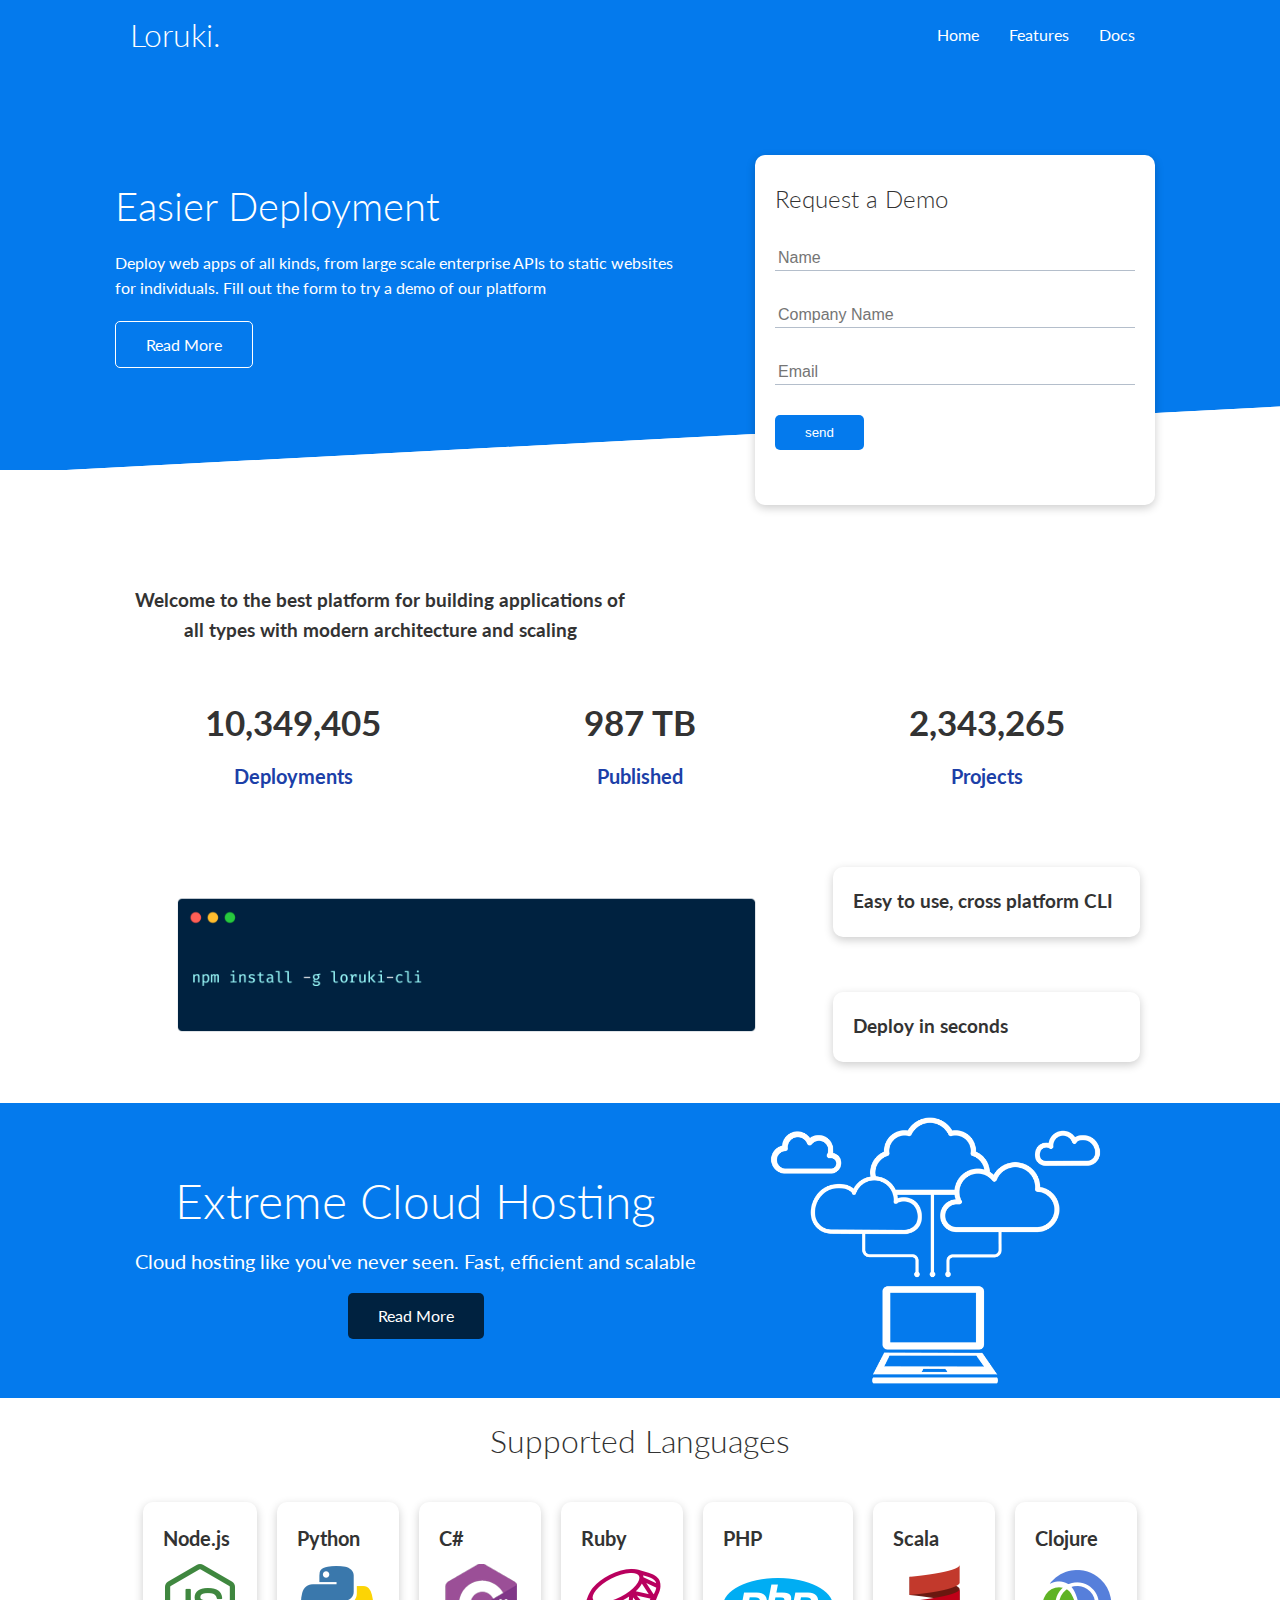
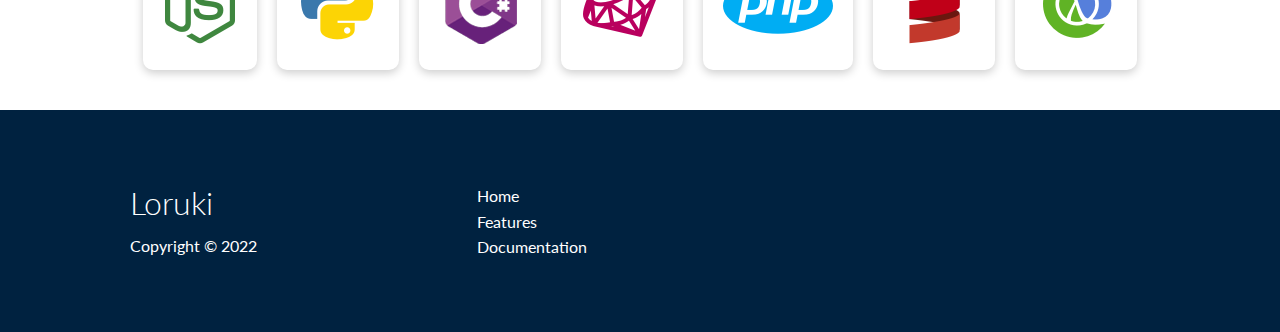
<file: index.html>
<!DOCTYPE html>
<html lang="en">
<head>
    <meta charset="UTF-8">
    <meta http-equiv="X-UA-Compatible" content="IE=edge">
    <meta name="viewport" content="width=device-width, initial-scale=1.0">
    <link rel="stylesheet" href="https://cdnjs.cloudflare.com/ajax/libs/font-awesome/6.2.1/css/all.min.css" integrity="sha512-MV7K8+y+gLIBoVD59lQIYicR65iaqukzvf/nwasF0nqhPay5w/9lJmVM2hMDcnK1OnMGCdVK+iQrJ7lzPJQd1w==" crossorigin="anonymous" referrerpolicy="no-referrer" />
    <link rel="stylesheet" href="Css/style.css">
    <link rel="stylesheet" href="Css/utilities.css">
    <link rel="icon" href="./images/favicon-32x32.png">
    <title>Loruki | Cloud Hosting for Everyone</title>
</head>
<body>
    <!-- Navbar -->
    <div class="navbar">
        <div class="container flex">
            <h1 class="logo">Loruki.</h1>
            <nav>
                <ul>
                    <li><a href="index.html">Home</a></li>
                    <li><a href="features.html">Features</a></li>
                    <li><a href="docs.html">Docs</a></li>
                </ul>
            </nav>
        </div>
    </div>

    <!-- Showcase -->

    <section class="showcase">
        <div class="container grid">
            <div class="showcase-text">
                <h1>Easier Deployment</h1>
                <p>Deploy web apps of all kinds, from large scale enterprise APIs 
                    to static websites for individuals. Fill out the form to try a demo 
                    of our platform
                </p>
                <a href="features.html" class="btn btn-outline">Read More</a>
            </div>

            <div class="showcase-form card">
                <h2>Request a Demo</h2>
                <form action="https://formspree.io/f/xqkokqkr" method="POST">
                    <div class="form-control">
                        <input type="text" name="name" placeholder="Name" required>
                    </div>

                    <div class="form-control">
                        <input type="text" name="company" placeholder="Company Name" required>
                    </div>

                    <div class="form-control">
                        <input type="email" name="email" placeholder="Email" required>
                    </div>
                    <input type="submit" value="send" class="btn btn-primary">
                </form>      
            </div>
        </div>
    </section>

    <!-- Stats -->

    <section class="stats">
        <div class="container">
            <h3 class="stats-heading text-center my-1">
              Welcome to the best platform for building applications of all
              types with modern architecture and scaling  
            </h3>

            <div class="grid grid-3 text-center my-4">
                <div>
                    <i class="fas fa-server fa-3x"></i>
                    <h3>10,349,405</h3>
                    <p class="text-secondary">Deployments</p>
                </div>

                <div>
                    <i class="fas fa-upload fa-3x"></i>
                    <h3>987 TB</h3>
                    <p class="text-secondary">Published</p>
                </div>

                <div>
                    <i class="fas fa-project-diagram fa-3x"></i>
                    <h3>2,343,265</h3>
                    <p class="text-secondary">Projects</p>
                </div>
            </div>
        </div>
    </section>

    <!-- Cli -->

    <section class="cli">
        <div class="container grid">
            <img src="images/cli.png" alt="">
            <div class="card">
                <h3>Easy to use, cross platform CLI</h3>
            </div>
            <div class="card">
                <h3>Deploy in seconds</h3>
            </div>
        </div>
    </section>

    <!-- Cloud -->

    <section class="cloud bg-primary my-2 py2">
        <div class="container grid">
            <div class="text-center">
                <h2 class="lg">Extreme Cloud Hosting</h2>
                <p class="lead my-1">Cloud hosting like you've never seen.
                    Fast, efficient and scalable
                </p>
                <a href="features.html" class="btn btn-dark">Read More</a>
            </div>
            <img src="images/cloud.png" alt="">
        </div>
    </section>

    <!-- Languages -->

    <section class="languages">
        <h2 class="md text-center my-2">
            Supported Languages
        </h2>
        <div class="container flex">
            <div class="card">
                <h4>Node.js</h4>
                <img src="images/logos/node.png" alt="">
            </div>
            <div class="card">
                <h4>Python</h4>
                <img src="images/logos/python.png" alt="">
            </div>
            <div class="card">
                <h4>C#</h4>
                <img src="images/logos/csharp.png" alt="">
            </div>
            <div class="card">
                <h4>Ruby</h4>
                <img src="images/logos/ruby.png" alt="">
            </div>
            <div class="card">
                <h4>PHP</h4>
                <img src="images/logos/php.png" alt="">
            </div>
            <div class="card">
                <h4>Scala</h4>
                <img src="images/logos/scala.png" alt="">
            </div>
            <div class="card">
                <h4>Clojure</h4>
                <img src="images/logos/clojure.png" alt="">
            </div>
        </div>
    </section>

   

    <!-- Footer -->

    <footer class="footer bg-dark py-5">
        <div class="container grid grid-3">
            <div>
                <h1>Loruki</h1>
                <p>Copyright &copy; 2022</p>
            </div>

            <nav>
                <ul>
                    <li><a href="index.html">Home</a></li>
                    <li><a href="features.html">Features</a></li>
                    <li><a href="docs.html">Documentation</a></li>
                </ul>
            </nav>
            
            <div class="social">
                <a href="https://twitter.com/AyomideAgbonifo"><i class="fab fa-twitter fa-2x"></i></a>
                <a href="https://web.facebook.com/profile.php?id=100087468270824"><i class="fab fa-facebook fa-2x"></i></a>
                <a href="https://github.com/daniel-agbonifo"><i class="fab fa-github fa-2x"></i></a>
                <a href="https://www.linkedin.com/in/daniel-agbonifo-a77332243/"><i class="fab fa-linkedin fa-2x"></i></a>
                <a href="https://www.youtube.com/channel/UCkbqeN0ZzqpF2Wc-vWKRFbA"><i class="fab fa-youtube fa-2x"></i></a>
            </div>
        </div>
    </footer>

    <script src="script.js"></script>

</body>
</html>
</file>
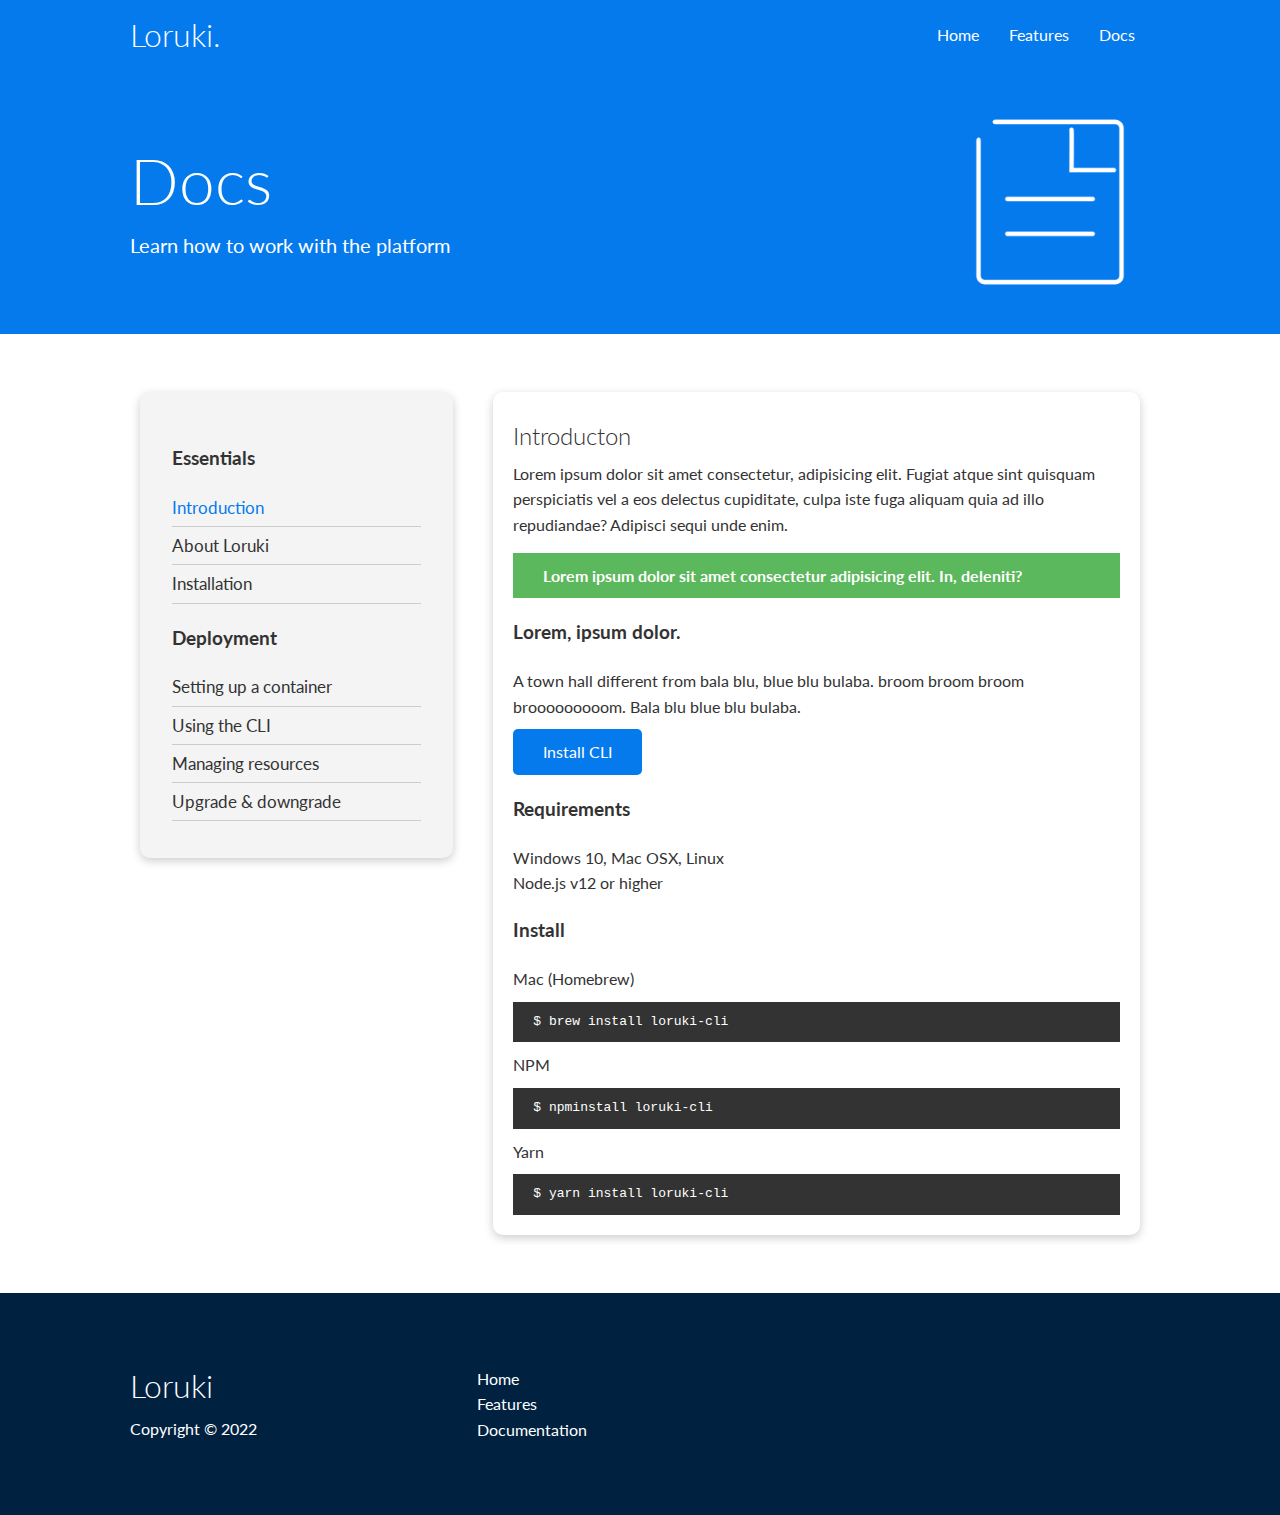
<file: docs.html>
<!DOCTYPE html>
<html lang="en">
<head>
    <meta charset="UTF-8">
    <meta http-equiv="X-UA-Compatible" content="IE=edge">
    <meta name="viewport" content="width=device-width, initial-scale=1.0">
    <link rel="stylesheet" href="https://cdnjs.cloudflare.com/ajax/libs/font-awesome/6.2.1/css/all.min.css" integrity="sha512-MV7K8+y+gLIBoVD59lQIYicR65iaqukzvf/nwasF0nqhPay5w/9lJmVM2hMDcnK1OnMGCdVK+iQrJ7lzPJQd1w==" crossorigin="anonymous" referrerpolicy="no-referrer" />
    <link rel="stylesheet" href="Css/style.css">
    <link rel="stylesheet" href="Css/utilities.css">
    <link rel="icon" href="./images/favicon-32x32.png">
    <title>Loruki | Cloud Hosting for Everyone</title>
</head>
<body>
    <!-- Navbar -->
    <div class="navbar">
        <div class="container flex">
            <h1 class="logo">Loruki.</h1>
            <nav>
                <ul>
                    <li><a href="index.html">Home</a></li>
                    <li><a href="features.html">Features</a></li>
                    <li><a href="docs.html">Docs</a></li>
                </ul>
            </nav>
        </div>
    </div>

    <!-- Head -->

    <section class="docs-head bg-primary py-3">
        <div class="container grid">
            <div>
                <h1 class="xl">Docs</h1>
                <p class="lead">
                  Learn how to work with the platform
                </p>
            </div>
            <img src="images/docs.png" alt="">
        </div>
    </section>

     <!-- Docs main -->

     <section class="docs-main my-4">
        <div class="container grid">
            <div class="card bg-light p-3">
                <h3 class="my-2">Essentials</h3>
                <nav>
                    <ul>
                       <li><a class="text-primary" href="#">Introduction</a></li> 
                       <li><a href="#">About Loruki</a></li> 
                       <li><a href="#">Installation</a></li> 
                    </ul>
                </nav>

                <h3 class="my-2">Deployment</h3>
                <nav>
                    <ul>
                       <li><a href="#">Setting up a container</a></li> 
                       <li><a href="#">Using the CLI</a></li> 
                       <li><a href="#">Managing resources</a></li> 
                       <li><a href="#">Upgrade & downgrade</a></li> 
                    </ul>
                </nav>
            </div>
            <div class="card">
                <h2>Introducton</h2>
                <p>Lorem ipsum dolor sit amet consectetur, adipisicing elit. Fugiat atque sint quisquam perspiciatis vel a eos delectus cupiditate, culpa iste 
                fuga aliquam quia ad illo repudiandae? Adipisci sequi unde enim.</p>

                <div class="alert alert-success">
                    <i class="fas fa-info"></i> Lorem ipsum dolor sit amet consectetur 
                    adipisicing elit. In, deleniti?
                </div>

                <h3>Lorem, ipsum dolor.</h3>
                <p>A town hall different from bala blu, blue blu bulaba.
                     broom broom broom brooooooooom. Bala blu blue blu bulaba.</p>
                     <a href="" class="btn btn-primary">Install CLI</a>

                     <h3>Requirements</h3>
                     <ul>
                        <li>Windows 10, Mac OSX, Linux</li>
                        <li>Node.js v12 or higher</li>
                     </ul>

                     <h3>Install</h3>
                     <p>Mac (Homebrew)</p>
                     <pre><code>$ brew install loruki-cli</code></pre>
                     <p>NPM</p>
                     <pre><code>$ npminstall loruki-cli</code></pre>
                     <p>Yarn</p>
                     <pre><code>$ yarn install loruki-cli</code></pre>
            </div>
        </div>
    </section>

    <!-- Footer -->

    <footer class="footer bg-dark py-5">
        <div class="container grid grid-3">
            <div>
                <h1>Loruki</h1>
                <p>Copyright &copy; 2022</p>
            </div>

            <nav>
                <ul>
                    <li><a href="index.html">Home</a></li>
                    <li><a href="features.html">Features</a></li>
                    <li><a href="docs.html">Documentation</a></li>
                </ul>
            </nav>
            
            <div class="social">
                <a href="https://twitter.com/AyomideAgbonifo"><i class="fab fa-twitter fa-2x"></i></a>
                <a href="https://web.facebook.com/profile.php?id=100087468270824"><i class="fab fa-facebook fa-2x"></i></a>
                <a href="https://github.com/daniel-agbonifo"><i class="fab fa-github fa-2x"></i></a>
                <a href="https://www.linkedin.com/in/daniel-agbonifo-a77332243/"><i class="fab fa-linkedin fa-2x"></i></a>
                <a href="https://www.youtube.com/channel/UCkbqeN0ZzqpF2Wc-vWKRFbA"><i class="fab fa-youtube fa-2x"></i></a>
            </div>
        </div>
    </footer>

</body>
</html>
</file>
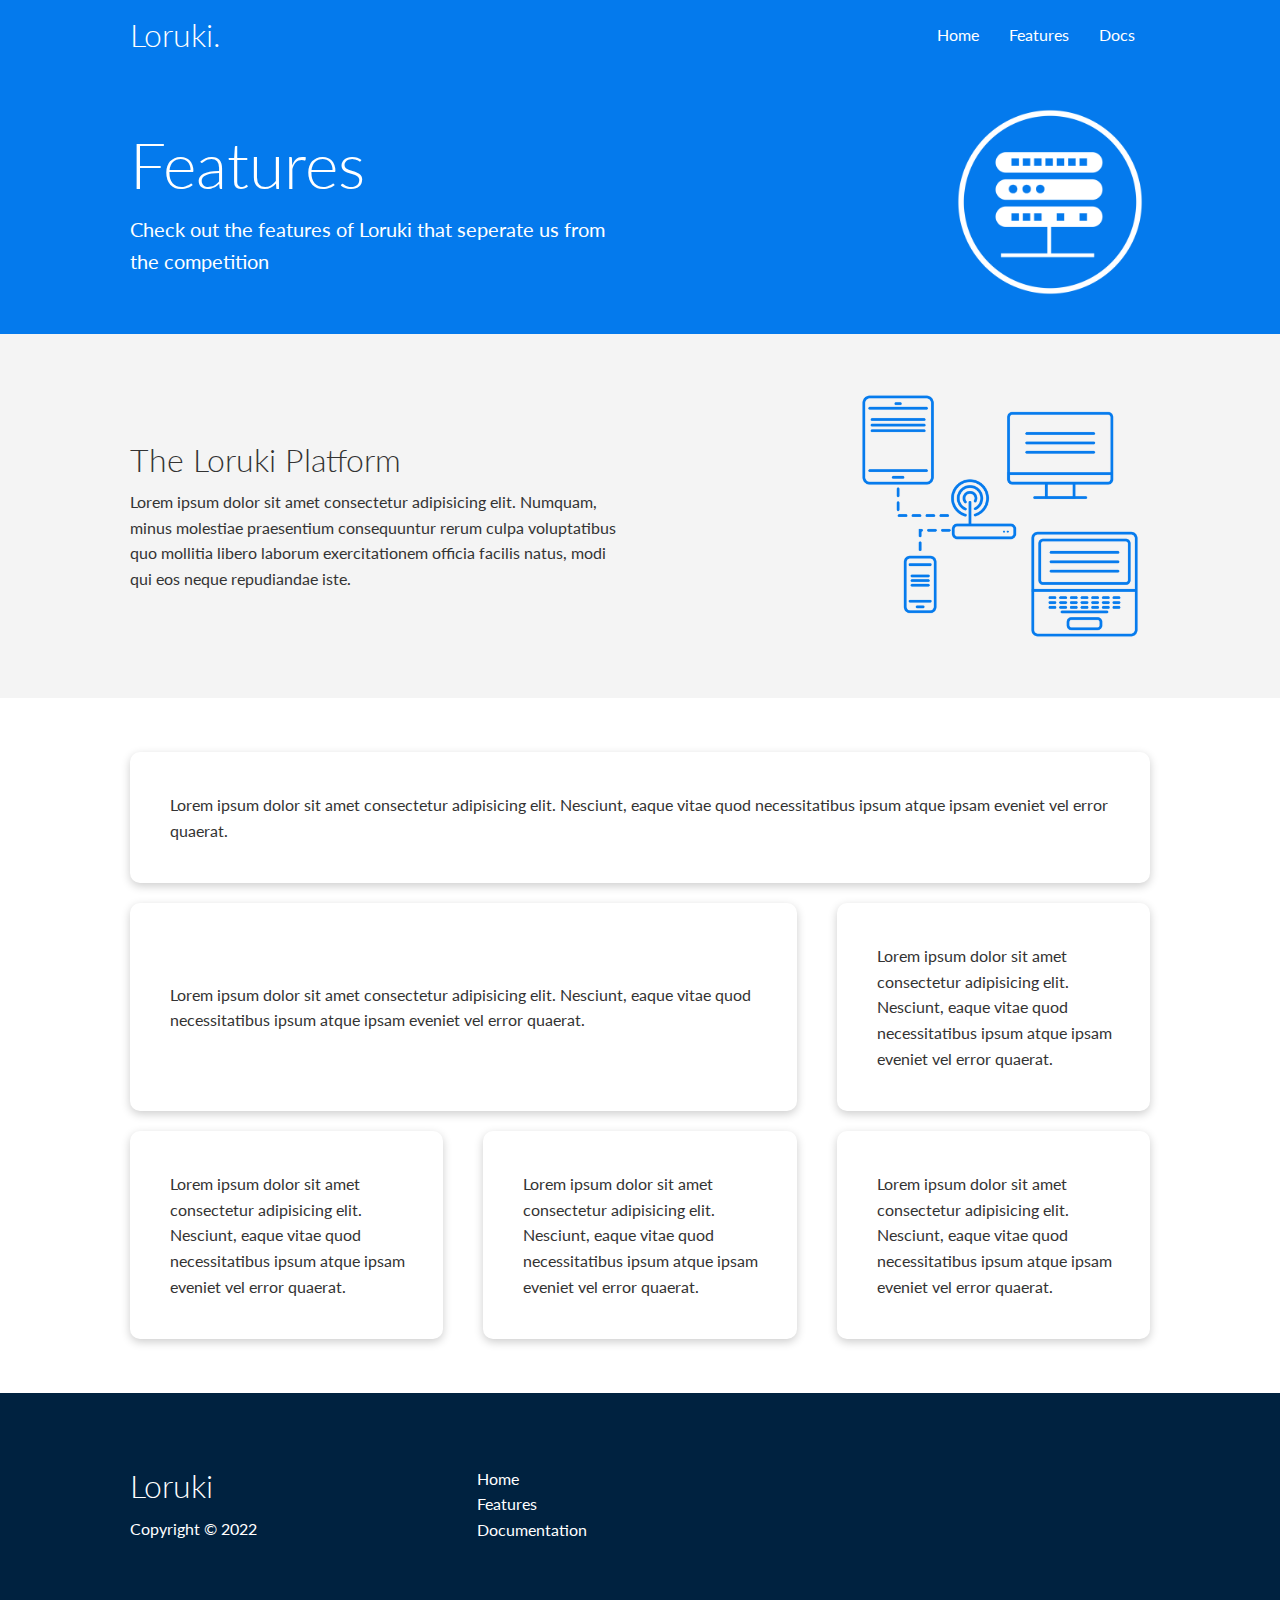
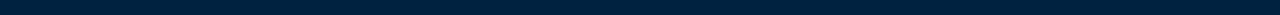
<file: features.html>
<!DOCTYPE html>
<html lang="en">
<head>
    <meta charset="UTF-8">
    <meta http-equiv="X-UA-Compatible" content="IE=edge">
    <meta name="viewport" content="width=device-width, initial-scale=1.0">
    <link rel="stylesheet" href="https://cdnjs.cloudflare.com/ajax/libs/font-awesome/6.2.1/css/all.min.css" integrity="sha512-MV7K8+y+gLIBoVD59lQIYicR65iaqukzvf/nwasF0nqhPay5w/9lJmVM2hMDcnK1OnMGCdVK+iQrJ7lzPJQd1w==" crossorigin="anonymous" referrerpolicy="no-referrer" />
    <link rel="stylesheet" href="Css/style.css">
    <link rel="stylesheet" href="Css/utilities.css">
    <link rel="icon" href="./images/favicon-32x32.png">
    <title>Loruki | Cloud Hosting for Everyone</title>
</head>
<body>
    <!-- Navbar -->
    <div class="navbar">
        <div class="container flex">
            <h1 class="logo">Loruki.</h1>
            <nav>
                <ul>
                    <li><a href="index.html">Home</a></li>
                    <li><a href="features.html">Features</a></li>
                    <li><a href="docs.html">Docs</a></li>
                </ul>
            </nav>
        </div>
    </div>

    <!-- Head -->

    <section class="features-head bg-primary py-3">
        <div class="container grid">
            <div>
                <h1 class="xl">Features</h1>
                <p class="lead">
                    Check out the features of Loruki that 
                    seperate us from the competition
                </p>
            </div>
            <img src="images/server.png" alt="">
        </div>
    </section>

    <!-- Sub head -->

    <section class="features-sub-head bg-light py-3">
        <div class="container grid">
            <div>
                <h1 class="md">The Loruki Platform</h1>
                <p>
                   Lorem ipsum dolor sit amet consectetur adipisicing elit. 
                   Numquam, minus molestiae praesentium consequuntur rerum culpa 
                   voluptatibus quo mollitia libero laborum exercitationem officia
                    facilis natus, modi qui eos neque repudiandae iste.
                </p>
            </div>
            <img src="images/server2.png" alt="">
        </div>
    </section>

    <section class="features-main my-2">
        <div class="container grid grid-3">
            <div class="card flex">
                <i class="fas fa-server fa-3x"></i>
                <p>Lorem ipsum dolor sit amet consectetur adipisicing elit.
                 Nesciunt, eaque vitae quod necessitatibus ipsum atque ipsam eveniet vel error quaerat.</p>
            </div>

            <div class="card flex">
                <i class="fas fa-network-wired fa-3x"></i>
                <p>Lorem ipsum dolor sit amet consectetur adipisicing elit.
                 Nesciunt, eaque vitae quod necessitatibus ipsum atque ipsam eveniet vel error quaerat.</p>
            </div>

            <div class="card flex">
                <i class="fas fa-laptop-code fa-3x"></i>
                <p>Lorem ipsum dolor sit amet consectetur adipisicing elit.
                 Nesciunt, eaque vitae quod necessitatibus ipsum atque ipsam eveniet vel error quaerat.</p>
            </div>

            <div class="card flex">
                <i class="fas fa-database fa-3x"></i>
                <p>Lorem ipsum dolor sit amet consectetur adipisicing elit.
                 Nesciunt, eaque vitae quod necessitatibus ipsum atque ipsam eveniet vel error quaerat.</p>
            </div>

            <div class="card flex">
                <i class="fas fa-power-off fa-3x"></i>
                <p>Lorem ipsum dolor sit amet consectetur adipisicing elit.
                 Nesciunt, eaque vitae quod necessitatibus ipsum atque ipsam eveniet vel error quaerat.</p>
            </div>

            <div class="card flex">
                <i class="fas fa-upload fa-3x"></i>
                <p>Lorem ipsum dolor sit amet consectetur adipisicing elit.
                 Nesciunt, eaque vitae quod necessitatibus ipsum atque ipsam eveniet vel error quaerat.</p>
            </div>
        </div>
    </section>

    <!-- Footer -->

    <footer class="footer bg-dark py-5">
        <div class="container grid grid-3">
            <div>
                <h1>Loruki</h1>
                <p>Copyright &copy; 2022</p>
            </div>

            <nav>
                <ul>
                    <li><a href="index.html">Home</a></li>
                    <li><a href="features.html">Features</a></li>
                    <li><a href="docs.html">Documentation</a></li>
                </ul>
            </nav>
            
            <div class="social">
                <a href="https://twitter.com/AyomideAgbonifo"><i class="fab fa-twitter fa-2x"></i></a>
                <a href="https://web.facebook.com/profile.php?id=100087468270824"><i class="fab fa-facebook fa-2x"></i></a>
                <a href="https://github.com/daniel-agbonifo"><i class="fab fa-github fa-2x"></i></a>
                <a href="https://www.linkedin.com/in/daniel-agbonifo-a77332243/"><i class="fab fa-linkedin fa-2x"></i></a>
                <a href="https://www.youtube.com/channel/UCkbqeN0ZzqpF2Wc-vWKRFbA"><i class="fab fa-youtube fa-2x"></i></a>
            </div>
        </div>
    </footer>

</body>
</html>
</file>
<file: Css/style.css>
@import url('https://fonts.googleapis.com/css2?family=Lato:wght@300&display=swap');


:root {
    --primary-color: #047aed;
    --secondary-color: #1c3fa8;
    --dark-color: #002240; 
    --light-color: #f4f4f4; 
    --success-color: #5cb85c;
    --error-color: #d9534f;
}

* {
    box-sizing: border-box;
    padding: 0;
    margin: 0;
}

body {
    font-family: 'Lato', sans-serif;
    color: #333;
    line-height: 1.6;
}

ul {
    list-style-type: none;
}

a {
    text-decoration: none;
    color: #333;
}

h1, h2 {
    font-weight: 300;
    line-height: 1.2;
    margin: 10px 0;
}

p {
    margin: 10px 0;
}

img {
    width: 100%;
}

code, pre {
    background: #333;
    color: #fff;
    padding: 10px;
}

.navbar {
    background-color:var(--primary-color);
    color: #fff;
    height: 70px;
}

.navbar ul {
    display: flex;
}

.navbar a {
    color: #fff;
    padding: 10px;
    margin: 0 5px;
}

.navbar a:hover {
    border-bottom: 2px #fff solid;
}

.navbar .flex {
    justify-content: space-between;
}

/* Showcase */

.showcase {
    height: 400px;
    background-color:var(--primary-color);
    color: #fff;
    position: relative;
}

.showcase h1 {
    font-size: 40px;
}

.showcase p {
    margin: 20px 0;
}

.showcase .grid {
    overflow: visible;
    grid-template-columns: 55% 45%;
    gap: 30px;
}

.showcase-form {
    position: relative;
    top: 60px;
    height: 350px;
    width: 400px;
    padding: 40px;
    z-index: 100;
    justify-self: flex-end;
}

.showcase-form .form-control {
    margin: 30px 0;
}

.showcase-form input[type='text'], 
.showcase-form input[type='email'] {
    border: 0;
    border-bottom:1px solid #b4becb ; 
    width: 100%;
    padding: 3px;
    font-size: 16px;
}

.showcase-form input:focus {
    outline: none;
}

.showcase::before,
.showcase::after {
    content: '';
    position: absolute;
    height: 100px;
    bottom: -70px;
    right: 0;
    left: 0;
    background: #fff;
    transform: skewY(-3deg);     
    -webkit-transform: skewY(-3deg);
    -moz-transform: skewY(-3deg);
    -ms-transform: skewY(-3deg);
}

/* Stats */

.stats {
    padding-top: 100px;
}

.stats-heading {
    max-width: 500px;
    margin: auto;
}

.stats .grid h3 {
    font-size: 35px;
}

.stats .grid p {
    font-size: 20px;
    font-weight: bold;
}

/* Cli */

.cli .grid {
    grid-template-columns: repeat(3, 1fr);
    grid-template-rows: repeat(2, 1fr);
}

.cli .grid > *:first-child {
    grid-column: 1 / span 2;
    grid-row: 1 / span 2;
}

/* Cloud */

.cloud .grid {
    grid-template-columns: 4fr 3fr;
}

/* Languages */

.languages .flex {
    flex-wrap: wrap;
}

.languages .card {
    text-align: cemter;
    margin: 18px 10px 40px;
    transition: transform 0.2s ease-in;
}

.languages .card h4 {
    font-size: 20px;
    margin-bottom: 10px;
}

.languages .card:hover {
    transform: translateY(-15px);
}

/* Features */

.features-head img,
.docs-head img {
    width: 200px;
    justify-self: flex-end;
}

.features-sub-head img {
    width: 300px;
    justify-self: flex-end;
}

.features-main .card > i {
    margin-right: 20px;
}

.features-main .grid {
    padding: 30px;
}

.features-main .grid > *:first-child {
   grid-column: 1 / span 3;
}

.features-main .grid > *:nth-child(2) {
    grid-column: 1 / span 2;
 }

 /* Docs */

 .docs-main h3 {
    margin: 20px 0;
 }

 .docs-main .grid {
    grid-template-columns: 1fr 2fr;
    align-items: flex-start;
 }

 .docs-main nav li {
    font-size: 17px;
    padding-bottom: 5px;
    margin-bottom: 5px;
    border-bottom: 1px #ccc solid;
 }

 .docs-main a:hover {
    font-weight: bold;
 }

/* Footer */

.footer .social a {
    margin: 0 10px;
 
}

.footer .social .fab:hover {
    transform: scale(1.2);
}

/* Tablets and under */
@media(max-width: 768px) {
    .grid,
    .showcase .grid,
    .stats .grid,
    .cli .grid,
    .cloud .grid {
        grid-template-columns: 1fr;
        grid-template-rows: 1fr;
    }
   
    .showcase {
        height: auto;
    }

    .showcase-text {
        text-align: center;
        margin-top: 40px;
    }

    .showcase-form {
        justify-self: center;
        margin: auto;
    }

    .cli .grid > *:first-child {
        grid-column: 1;
        grid-row: 1;
    }
}


/* Mobile */
@media (max-width:500px) {
    .navbar {
        height: 110px;
    }

    .navbar .flex {
        flex-direction: column;
    }

    .navbar ul {
        padding: 10px;
        background-color: rgba(0, 0, 0, 0.1);
    }
}
</file>
<file: Css/utilities.css>
.container {
    max-width: 1100px;
    margin: 0 auto;
    overflow: auto;
    padding: 0 40px;
}

.card {
    background-color: #fff;
    color: #333;
    border-radius: 10px;
    box-shadow: 0 3px 10px rgba(0, 0, 0, 0.2);
    padding: 20px;
    margin: 10px;
}

.btn {
    display: inline-block;
    padding: 10px 30px;
    cursor: pointer;
    background: var(--primary-color);
    color: #fff;
    border: none;
    border-radius: 5px;
}

.btn-outline {
    background-color: transparent;
    border: 1px #fff solid;
}

/* Backgrounds & colored buttons */

.bg-primary, .btn-primary {
    background-color: var(--primary-color);
    color: #fff;
}

.bg-secondary, .btn-secondary {
    background-color: var(--secondary-color);
    color: #fff;
}

.bg-dark, .btn-dark {
    background-color: var(--dark-color);
    color: #fff;
}

.bg-light, .btn-light {
    background-color: var(--light-color);
    color: #333;
}

.bg-primary a,
.btn-primary a,
.bg-secondary a,
.btn-secondary a,
.bg-dark a,
.btn-dark a {
    color: #fff;
}

/* Text colors */
.text-primary {
    color: var(--primary-color);
}

.text-secondary {
    color: var(--secondary-color);
}

.text-dark {
    color: var(--dark-color);
}

.text-light {
    color: var(--light-color);
}

/* Text sizes */

.lead {
    font-size: 20px;
}

.sm {
    font-size: 1rem;
}

.md {
    font-size: 2rem;
}

.lg {
    font-size: 3rem;
}

.xl {
    font-size: 4rem;
}

.btn:hover {
    transform: scale(0.98);
}

.text-center {
    text-align: center;
} 

/* Alert */

.alert {
    background-color: var(--light-color);
    padding: 10px 20px;
    font-weight: bold;
    margin: 15px 0;
}

.alert i {
    margin-right: 10px;
}

.alert-success {
    background-color: var(--success-color);
    color: #fff;
}

.flex {
    display: flex;
    justify-content: center;
    align-items: center;
    height: 100%;
}

.grid {
    display: grid;
    grid-template-columns: 1fr 1fr;
    gap: 20px;
    justify-content: center;
    align-items: center;
    height: 100%;
}

.grid-3 {
    grid-template-columns: repeat(3, 1fr);
}

/* Margin */

.my-1 {
    margin: 1rem 0;
}

.my-2 {
    margin: 1.5rem 0;
}

.my-3 {
    margin: 2rem 0;
}

.my-4 {
    margin: 3rem 0;
}

.my-5 {
    margin: 4rem 0;
}

.m-1 {
    margin: 1rem;
}

.m-2 {
    margin: 1.5rem;
}

.m-3 {
    margin: 2rem;
}

.m-4 {
    margin: 3rem;
}

.m-5 {
    margin: 4rem;
}


/* Padding */

.py-1 {
    padding: 1rem 0;
}

.py-2 {
    padding: 1.5rem 0;
}

.py-3 {
    padding: 2rem 0;
}

.py-4 {
    padding: 3rem 0;
}

.py-5 {
    padding: 4rem 0;
}

.p-1 {
    padding: 1rem;
}

.p-2 {
    padding: 1.5rem;
}

.p-3 {
    padding: 2rem;
}

.p-4 {
    padding: 3rem;
}

.p-5 {
    padding: 4rem;
}
</file>
